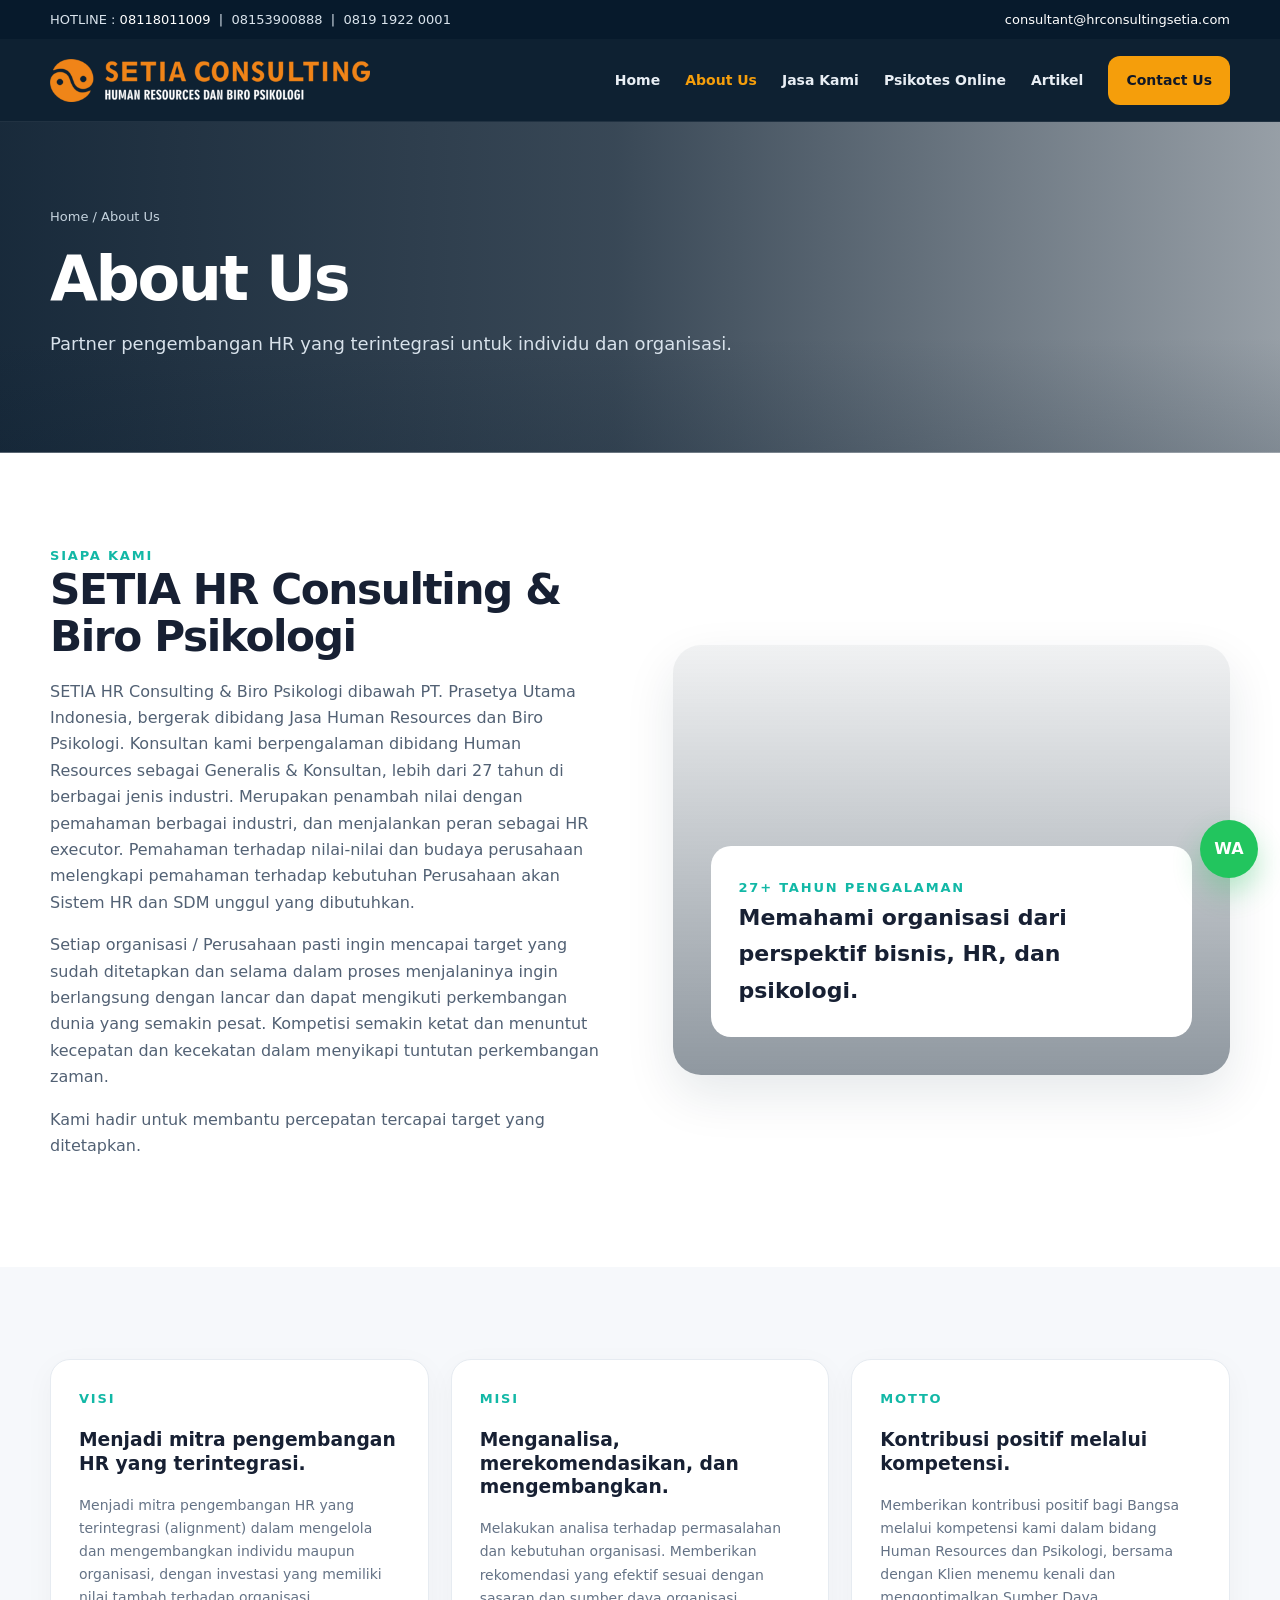
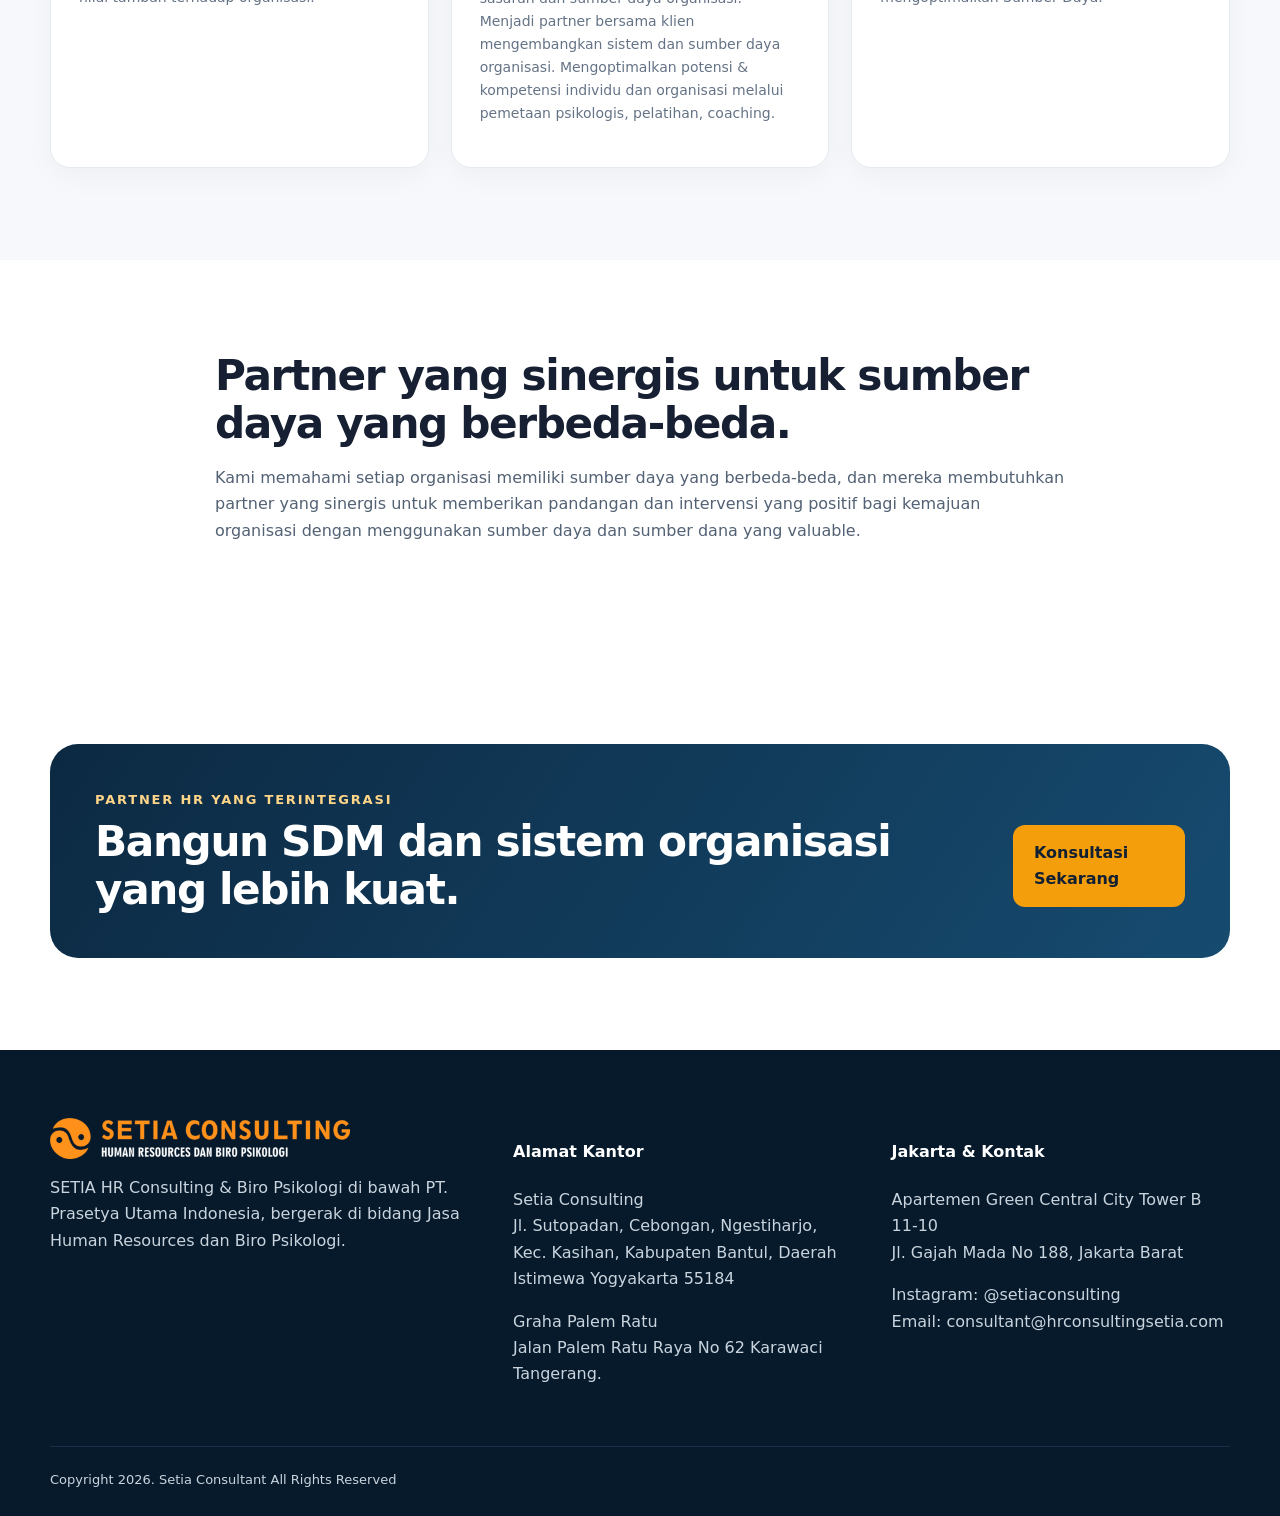
<file: about.html>
<!DOCTYPE html>
<html lang="id"><head><meta charset="utf-8"/><meta content="width=device-width,initial-scale=1" name="viewport"/><title>About Us | SETIA CONSULTANT</title><meta content="Setia Consulting - Human Resources dan Biro Psikologi" name="description"/><link href="assets/css/style.css" rel="stylesheet"/></head><body><div class="topbar"><div class="container"><div>HOTLINE : <a href="tel:+628118011009">08118011009</a>  |  08153900888  |  0819 1922 0001</div><a href="mailto:consultant@hrconsultingsetia.com">consultant@hrconsultingsetia.com</a></div></div><header class="site-header"><div class="container nav"><a class="brand" href="index.html"><img alt="Setia Consulting" src="assets/images/logo-setia.png"/></a><button aria-label="Menu" class="hamb">☰</button><nav class="menu"><a class="" href="index.html">Home</a><a class="active" href="about.html">About Us</a><a class="" href="services.html">Jasa Kami</a><a class="" href="psikotes-online.html">Psikotes Online</a><a class="" href="artikel.html">Artikel</a><a class="cta" href="contact.html">Contact Us</a></nav></div></header><main><section class="page-hero has-photo" style="--page-hero-image:url('https://images.unsplash.com/photo-1521737604893-d14cc237f11d?auto=format&amp;fit=crop&amp;w=1500&amp;q=82');--page-hero-position:center 45%;"><div class="container"><div class="breadcrumbs">Home / About Us</div><h1>About Us</h1><p class="lead">Partner pengembangan HR yang terintegrasi untuk individu dan organisasi.</p></div></section><section class="section"><div class="container split"><div class="content"><div class="kicker">Siapa Kami</div><h2>SETIA HR Consulting &amp; Biro Psikologi</h2><p>SETIA HR Consulting &amp; Biro Psikologi dibawah PT. Prasetya Utama Indonesia, bergerak dibidang Jasa Human Resources dan Biro Psikologi. Konsultan kami berpengalaman dibidang Human Resources sebagai Generalis &amp; Konsultan, lebih dari 27 tahun di berbagai jenis industri. Merupakan penambah nilai dengan pemahaman berbagai industri, dan menjalankan peran sebagai HR executor. Pemahaman terhadap nilai-nilai dan budaya perusahaan melengkapi pemahaman terhadap kebutuhan Perusahaan akan Sistem HR dan SDM unggul yang dibutuhkan.</p><p>Setiap organisasi / Perusahaan pasti ingin mencapai target yang sudah ditetapkan dan selama dalam proses menjalaninya ingin berlangsung dengan lancar dan dapat mengikuti perkembangan dunia yang semakin pesat. Kompetisi semakin ketat dan menuntut kecepatan dan kecekatan dalam menyikapi tuntutan perkembangan zaman.</p><p>Kami hadir untuk membantu percepatan tercapai target yang ditetapkan.</p></div><div class="visual photo-visual" style="--visual-photo:url('https://images.unsplash.com/photo-1556761175-b413da4baf72?auto=format&amp;fit=crop&amp;w=1500&amp;q=82')"><div class="quote"><span class="kicker">27+ Tahun Pengalaman</span><strong>Memahami organisasi dari perspektif bisnis, HR, dan psikologi.</strong></div></div></div></section><section class="section alt"><div class="container grid-3"><article class="card"><div class="kicker">Visi</div><h3>Menjadi mitra pengembangan HR yang terintegrasi.</h3><p>Menjadi mitra pengembangan HR yang terintegrasi (alignment) dalam mengelola dan mengembangkan individu maupun organisasi, dengan investasi yang memiliki nilai tambah terhadap organisasi.</p></article><article class="card"><div class="kicker">Misi</div><h3>Menganalisa, merekomendasikan, dan mengembangkan.</h3><p>Melakukan analisa terhadap permasalahan dan kebutuhan organisasi. Memberikan rekomendasi yang efektif sesuai dengan sasaran dan sumber daya organisasi. Menjadi partner bersama klien mengembangkan sistem dan sumber daya organisasi. Mengoptimalkan potensi &amp; kompetensi individu dan organisasi melalui pemetaan psikologis, pelatihan, coaching.</p></article><article class="card"><div class="kicker">Motto</div><h3>Kontribusi positif melalui kompetensi.</h3><p>Memberikan kontribusi positif bagi Bangsa melalui kompetensi kami dalam bidang Human Resources dan Psikologi, bersama dengan Klien menemu kenali dan mengoptimalkan Sumber Daya.</p></article></div></section><section class="section"><div class="container content"><h2>Partner yang sinergis untuk sumber daya yang berbeda-beda.</h2><p>Kami memahami setiap organisasi memiliki sumber daya yang berbeda-beda, dan mereka membutuhkan partner yang sinergis untuk memberikan pandangan dan intervensi yang positif bagi kemajuan organisasi dengan menggunakan sumber daya dan sumber dana yang valuable.</p></div></section></main><section class="section"><div class="container"><div class="cta-band"><div><div class="kicker" style="color:#ffd688">Partner HR yang terintegrasi</div><h2 style="margin:8px 0 0">Bangun SDM dan sistem organisasi yang lebih kuat.</h2></div><div class="actions"><a class="btn btn-primary" href="contact.html">Konsultasi Sekarang</a></div></div></div></section><footer class="footer"><div class="container"><div class="footer-grid"><div><a class="brand" href="index.html"><img alt="Setia Consulting" src="assets/images/logo-setia.png"/></a><p>SETIA HR Consulting &amp; Biro Psikologi di bawah PT. Prasetya Utama Indonesia, bergerak di bidang Jasa Human Resources dan Biro Psikologi.</p></div><div><h4>Alamat Kantor</h4><p>Setia Consulting<br/>Jl. Sutopadan, Cebongan, Ngestiharjo, Kec. Kasihan, Kabupaten Bantul, Daerah Istimewa Yogyakarta 55184</p><p>Graha Palem Ratu<br/>Jalan Palem Ratu Raya No 62 Karawaci Tangerang.</p></div><div><h4>Jakarta &amp; Kontak</h4><p>Apartemen Green Central City Tower B 11-10<br/>Jl. Gajah Mada No 188, Jakarta Barat</p><p>Instagram: @setiaconsulting<br/>Email: consultant@hrconsultingsetia.com</p></div></div><div class="foot-bottom"><span>Copyright 2026. Setia Consultant All Rights Reserved</span></div></div></footer><a aria-label="WhatsApp" class="floating-wa" href="https://wa.me/628816798938" target="_blank">WA</a><script src="assets/js/main.js"></script></body></html>
</file>
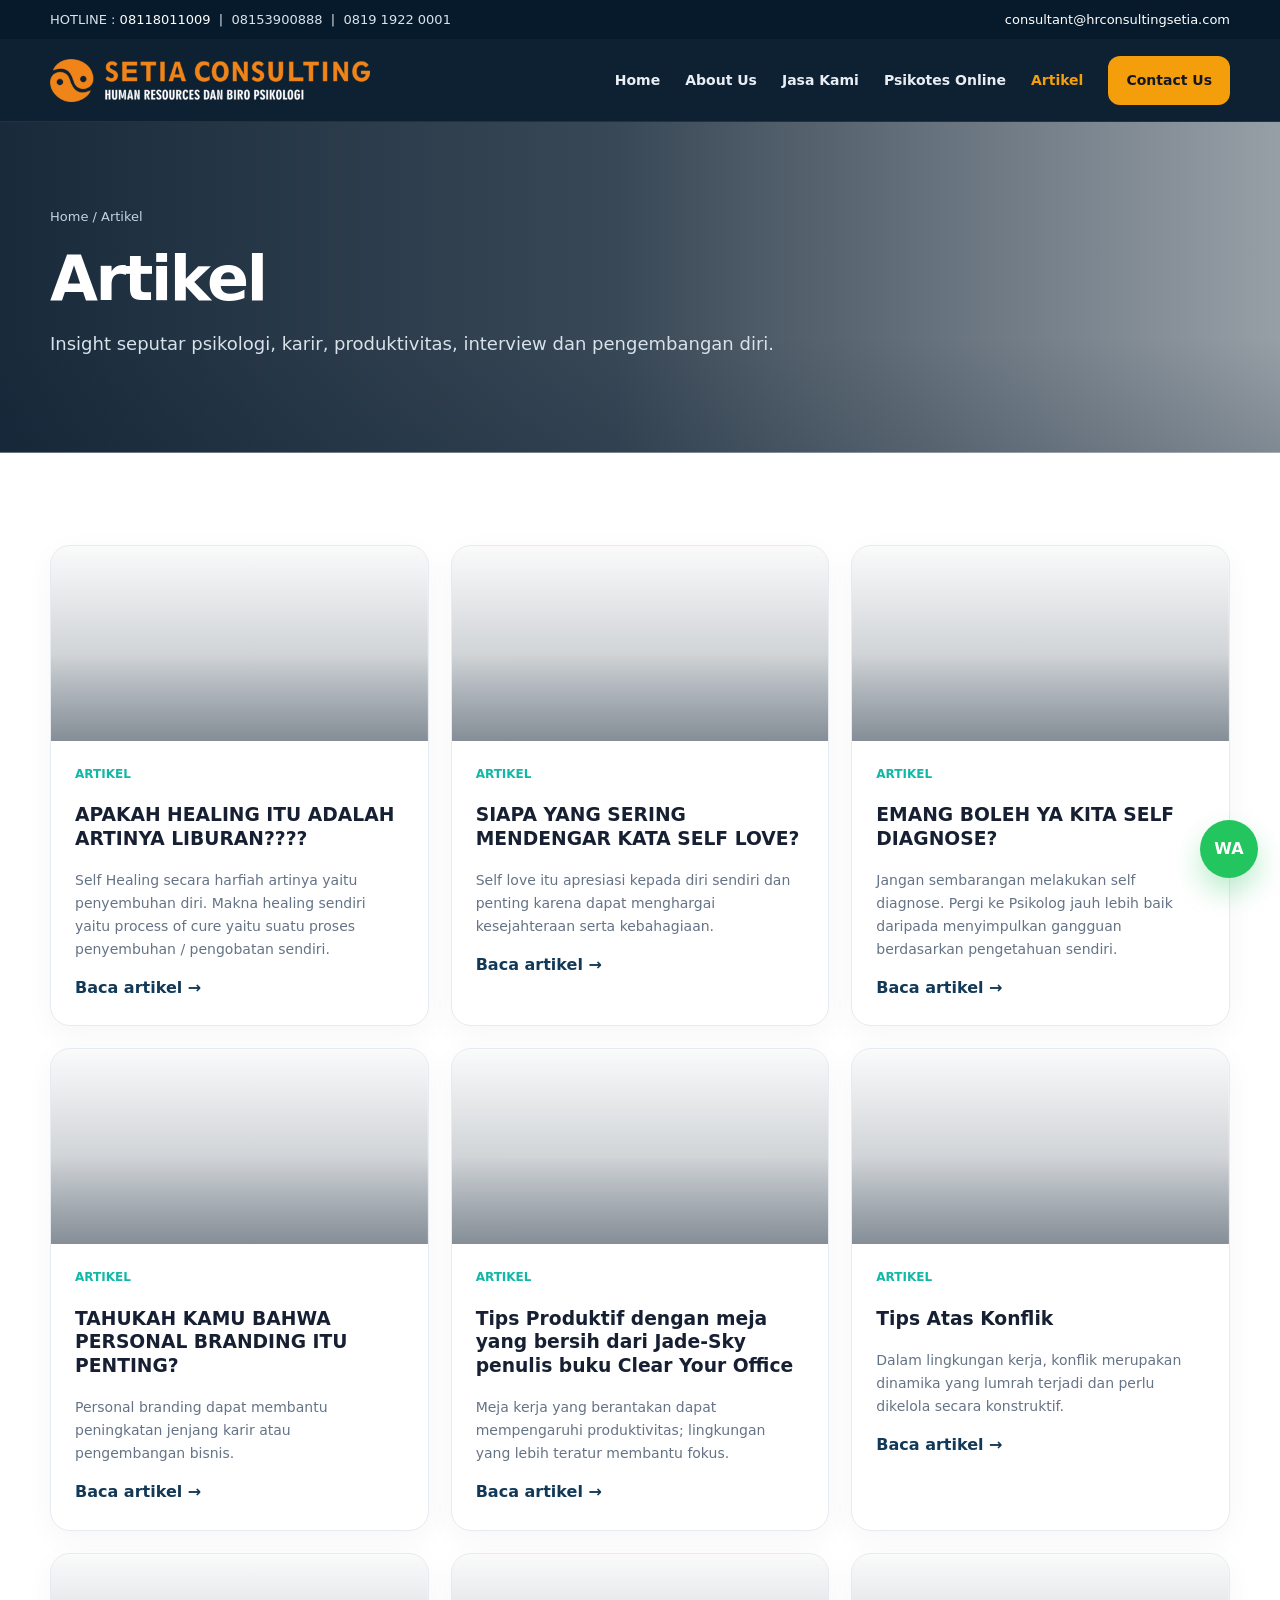
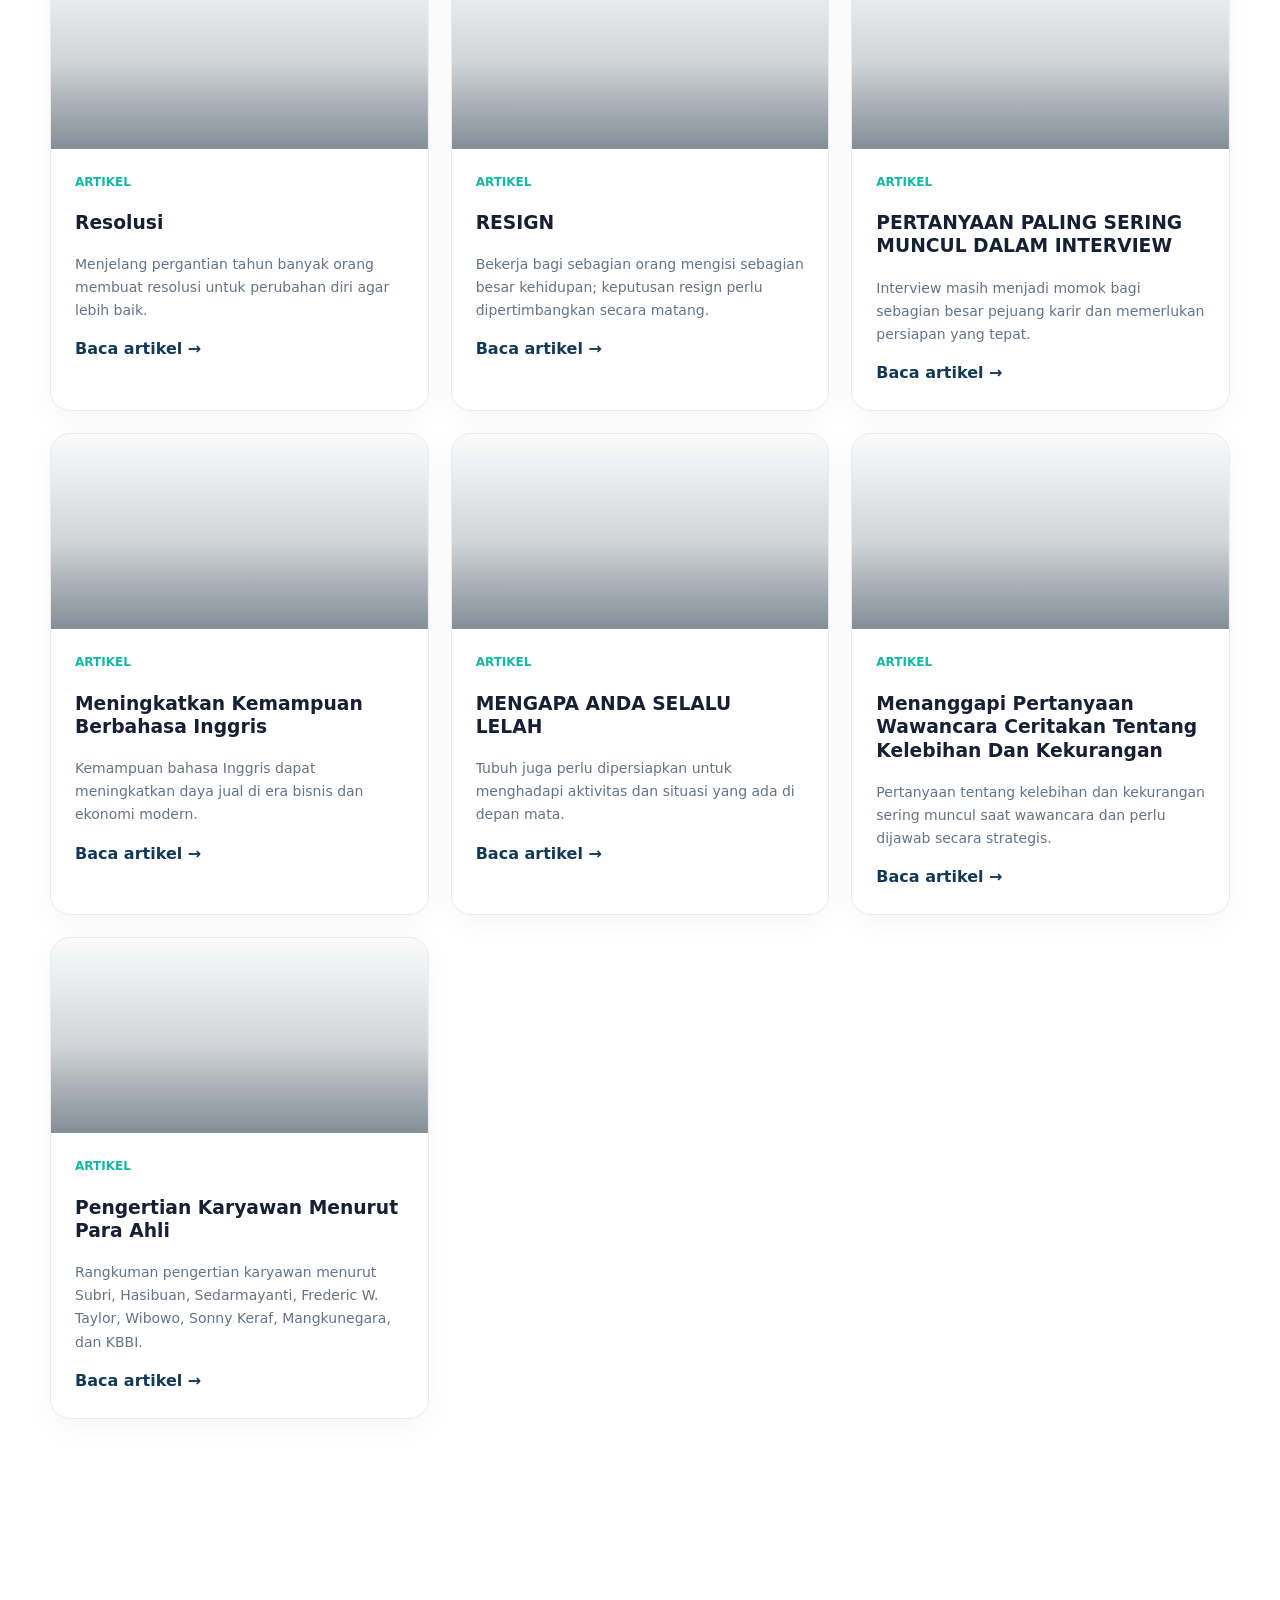
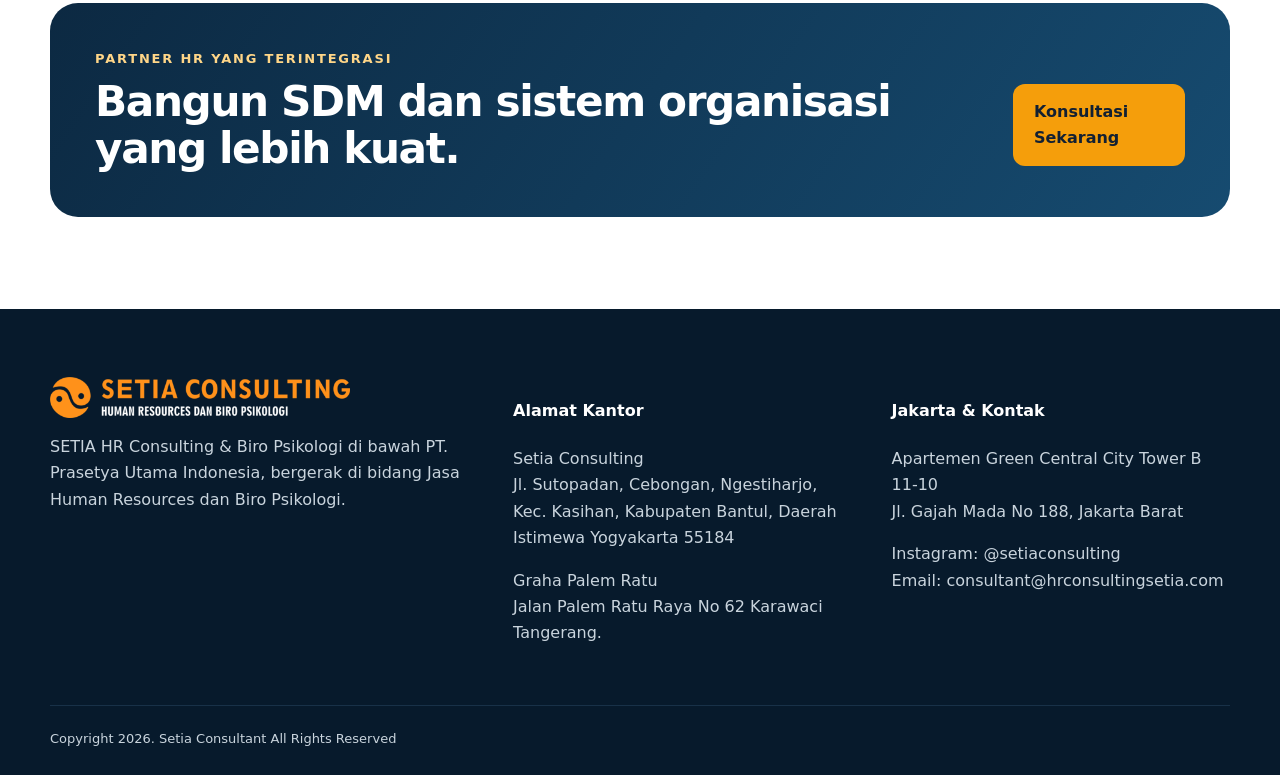
<file: artikel.html>
<!DOCTYPE html>
<html lang="id"><head><meta charset="utf-8"/><meta content="width=device-width,initial-scale=1" name="viewport"/><title>Artikel | SETIA CONSULTANT</title><meta content="Setia Consulting - Human Resources dan Biro Psikologi" name="description"/><link href="assets/css/style.css" rel="stylesheet"/></head><body><div class="topbar"><div class="container"><div>HOTLINE : <a href="tel:+628118011009">08118011009</a>  |  08153900888  |  0819 1922 0001</div><a href="mailto:consultant@hrconsultingsetia.com">consultant@hrconsultingsetia.com</a></div></div><header class="site-header"><div class="container nav"><a class="brand" href="index.html"><img alt="Setia Consulting" src="assets/images/logo-setia.png"/></a><button aria-label="Menu" class="hamb">☰</button><nav class="menu"><a class="" href="index.html">Home</a><a class="" href="about.html">About Us</a><a class="" href="services.html">Jasa Kami</a><a class="" href="psikotes-online.html">Psikotes Online</a><a class="active" href="artikel.html">Artikel</a><a class="cta" href="contact.html">Contact Us</a></nav></div></header><main><section class="page-hero has-photo" style="--page-hero-image:url('https://images.unsplash.com/photo-1499750310107-5fef28a66643?auto=format&amp;fit=crop&amp;w=1500&amp;q=82');--page-hero-position:center 54%;"><div class="container"><div class="breadcrumbs">Home / Artikel</div><h1>Artikel</h1><p class="lead">Insight seputar psikologi, karir, produktivitas, interview dan pengembangan diri.</p></div></section><section class="section"><div class="container"><div class="article-grid"><article class="card article"><div class="cover photo-cover" style="--article-photo:url('https://unsplash.com/photos/aPa843frIzI/download?force=true')"></div><div class="body"><div class="meta">ARTIKEL</div><h3>APAKAH HEALING ITU ADALAH ARTINYA LIBURAN????</h3><p>Self Healing secara harfiah artinya yaitu penyembuhan diri. Makna healing sendiri yaitu process of cure yaitu suatu proses penyembuhan / pengobatan sendiri.</p><span class="link">Baca artikel →</span></div></article><article class="card article"><div class="cover photo-cover" style="--article-photo:url('https://unsplash.com/photos/RqR2pnTpmHA/download?force=true')"></div><div class="body"><div class="meta">ARTIKEL</div><h3>SIAPA YANG SERING MENDENGAR KATA SELF LOVE?</h3><p>Self love itu apresiasi kepada diri sendiri dan penting karena dapat menghargai kesejahteraan serta kebahagiaan.</p><span class="link">Baca artikel →</span></div></article><article class="card article"><div class="cover photo-cover" style="--article-photo:url('https://images.unsplash.com/photo-1434030216411-0b793f4b4173?auto=format&amp;fit=crop&amp;w=1500&amp;q=82')"></div><div class="body"><div class="meta">ARTIKEL</div><h3>EMANG BOLEH YA KITA SELF DIAGNOSE?</h3><p>Jangan sembarangan melakukan self diagnose. Pergi ke Psikolog jauh lebih baik daripada menyimpulkan gangguan berdasarkan pengetahuan sendiri.</p><span class="link">Baca artikel →</span></div></article><article class="card article"><div class="cover photo-cover" style="--article-photo:url('https://images.unsplash.com/photo-1551836022-d5d88e9218df?auto=format&amp;fit=crop&amp;w=1500&amp;q=82')"></div><div class="body"><div class="meta">ARTIKEL</div><h3>TAHUKAH KAMU BAHWA PERSONAL BRANDING ITU PENTING?</h3><p>Personal branding dapat membantu peningkatan jenjang karir atau pengembangan bisnis.</p><span class="link">Baca artikel →</span></div></article><article class="card article"><div class="cover photo-cover" style="--article-photo:url('https://images.unsplash.com/photo-1499750310107-5fef28a66643?auto=format&amp;fit=crop&amp;w=1500&amp;q=82')"></div><div class="body"><div class="meta">ARTIKEL</div><h3>Tips Produktif dengan meja yang bersih dari Jade-Sky penulis buku Clear Your Office</h3><p>Meja kerja yang berantakan dapat mempengaruhi produktivitas; lingkungan yang lebih teratur membantu fokus.</p><span class="link">Baca artikel →</span></div></article><article class="card article"><div class="cover photo-cover" style="--article-photo:url('https://images.unsplash.com/photo-1556761175-b413da4baf72?auto=format&amp;fit=crop&amp;w=1500&amp;q=82')"></div><div class="body"><div class="meta">ARTIKEL</div><h3>Tips Atas Konflik</h3><p>Dalam lingkungan kerja, konflik merupakan dinamika yang lumrah terjadi dan perlu dikelola secara konstruktif.</p><span class="link">Baca artikel →</span></div></article><article class="card article"><div class="cover photo-cover" style="--article-photo:url('https://images.unsplash.com/photo-1454165804606-c3d57bc86b40?auto=format&amp;fit=crop&amp;w=1500&amp;q=82')"></div><div class="body"><div class="meta">ARTIKEL</div><h3>Resolusi</h3><p>Menjelang pergantian tahun banyak orang membuat resolusi untuk perubahan diri agar lebih baik.</p><span class="link">Baca artikel →</span></div></article><article class="card article"><div class="cover photo-cover" style="--article-photo:url('https://images.unsplash.com/photo-1521791136064-7986c2920216?auto=format&amp;fit=crop&amp;w=1500&amp;q=82')"></div><div class="body"><div class="meta">ARTIKEL</div><h3>RESIGN</h3><p>Bekerja bagi sebagian orang mengisi sebagian besar kehidupan; keputusan resign perlu dipertimbangkan secara matang.</p><span class="link">Baca artikel →</span></div></article><article class="card article"><div class="cover photo-cover" style="--article-photo:url('https://unsplash.com/photos/vzfgh3RAPzM/download?force=true')"></div><div class="body"><div class="meta">ARTIKEL</div><h3>PERTANYAAN PALING SERING MUNCUL DALAM INTERVIEW</h3><p>Interview masih menjadi momok bagi sebagian besar pejuang karir dan memerlukan persiapan yang tepat.</p><span class="link">Baca artikel →</span></div></article><article class="card article"><div class="cover photo-cover" style="--article-photo:url('https://images.unsplash.com/photo-1531482615713-2afd69097998?auto=format&amp;fit=crop&amp;w=1500&amp;q=82')"></div><div class="body"><div class="meta">ARTIKEL</div><h3>Meningkatkan Kemampuan Berbahasa Inggris</h3><p>Kemampuan bahasa Inggris dapat meningkatkan daya jual di era bisnis dan ekonomi modern.</p><span class="link">Baca artikel →</span></div></article><article class="card article"><div class="cover photo-cover" style="--article-photo:url('https://images.unsplash.com/photo-1499750310107-5fef28a66643?auto=format&amp;fit=crop&amp;w=1500&amp;q=82')"></div><div class="body"><div class="meta">ARTIKEL</div><h3>MENGAPA ANDA SELALU LELAH</h3><p>Tubuh juga perlu dipersiapkan untuk menghadapi aktivitas dan situasi yang ada di depan mata.</p><span class="link">Baca artikel →</span></div></article><article class="card article"><div class="cover photo-cover" style="--article-photo:url('https://unsplash.com/photos/vzfgh3RAPzM/download?force=true')"></div><div class="body"><div class="meta">ARTIKEL</div><h3>Menanggapi Pertanyaan Wawancara Ceritakan Tentang Kelebihan Dan Kekurangan</h3><p>Pertanyaan tentang kelebihan dan kekurangan sering muncul saat wawancara dan perlu dijawab secara strategis.</p><span class="link">Baca artikel →</span></div></article><article class="card article"><div class="cover photo-cover" style="--article-photo:url('https://images.unsplash.com/photo-1522071820081-009f0129c71c?auto=format&amp;fit=crop&amp;w=1500&amp;q=82')"></div><div class="body"><div class="meta">ARTIKEL</div><h3>Pengertian Karyawan Menurut Para Ahli</h3><p>Rangkuman pengertian karyawan menurut Subri, Hasibuan, Sedarmayanti, Frederic W. Taylor, Wibowo, Sonny Keraf, Mangkunegara, dan KBBI.</p><span class="link">Baca artikel →</span></div></article></div></div></section></main><section class="section"><div class="container"><div class="cta-band"><div><div class="kicker" style="color:#ffd688">Partner HR yang terintegrasi</div><h2 style="margin:8px 0 0">Bangun SDM dan sistem organisasi yang lebih kuat.</h2></div><div class="actions"><a class="btn btn-primary" href="contact.html">Konsultasi Sekarang</a></div></div></div></section><footer class="footer"><div class="container"><div class="footer-grid"><div><a class="brand" href="index.html"><img alt="Setia Consulting" src="assets/images/logo-setia.png"/></a><p>SETIA HR Consulting &amp; Biro Psikologi di bawah PT. Prasetya Utama Indonesia, bergerak di bidang Jasa Human Resources dan Biro Psikologi.</p></div><div><h4>Alamat Kantor</h4><p>Setia Consulting<br/>Jl. Sutopadan, Cebongan, Ngestiharjo, Kec. Kasihan, Kabupaten Bantul, Daerah Istimewa Yogyakarta 55184</p><p>Graha Palem Ratu<br/>Jalan Palem Ratu Raya No 62 Karawaci Tangerang.</p></div><div><h4>Jakarta &amp; Kontak</h4><p>Apartemen Green Central City Tower B 11-10<br/>Jl. Gajah Mada No 188, Jakarta Barat</p><p>Instagram: @setiaconsulting<br/>Email: consultant@hrconsultingsetia.com</p></div></div><div class="foot-bottom"><span>Copyright 2026. Setia Consultant All Rights Reserved</span></div></div></footer><a aria-label="WhatsApp" class="floating-wa" href="https://wa.me/628816798938" target="_blank">WA</a><script src="assets/js/main.js"></script></body></html>
</file>
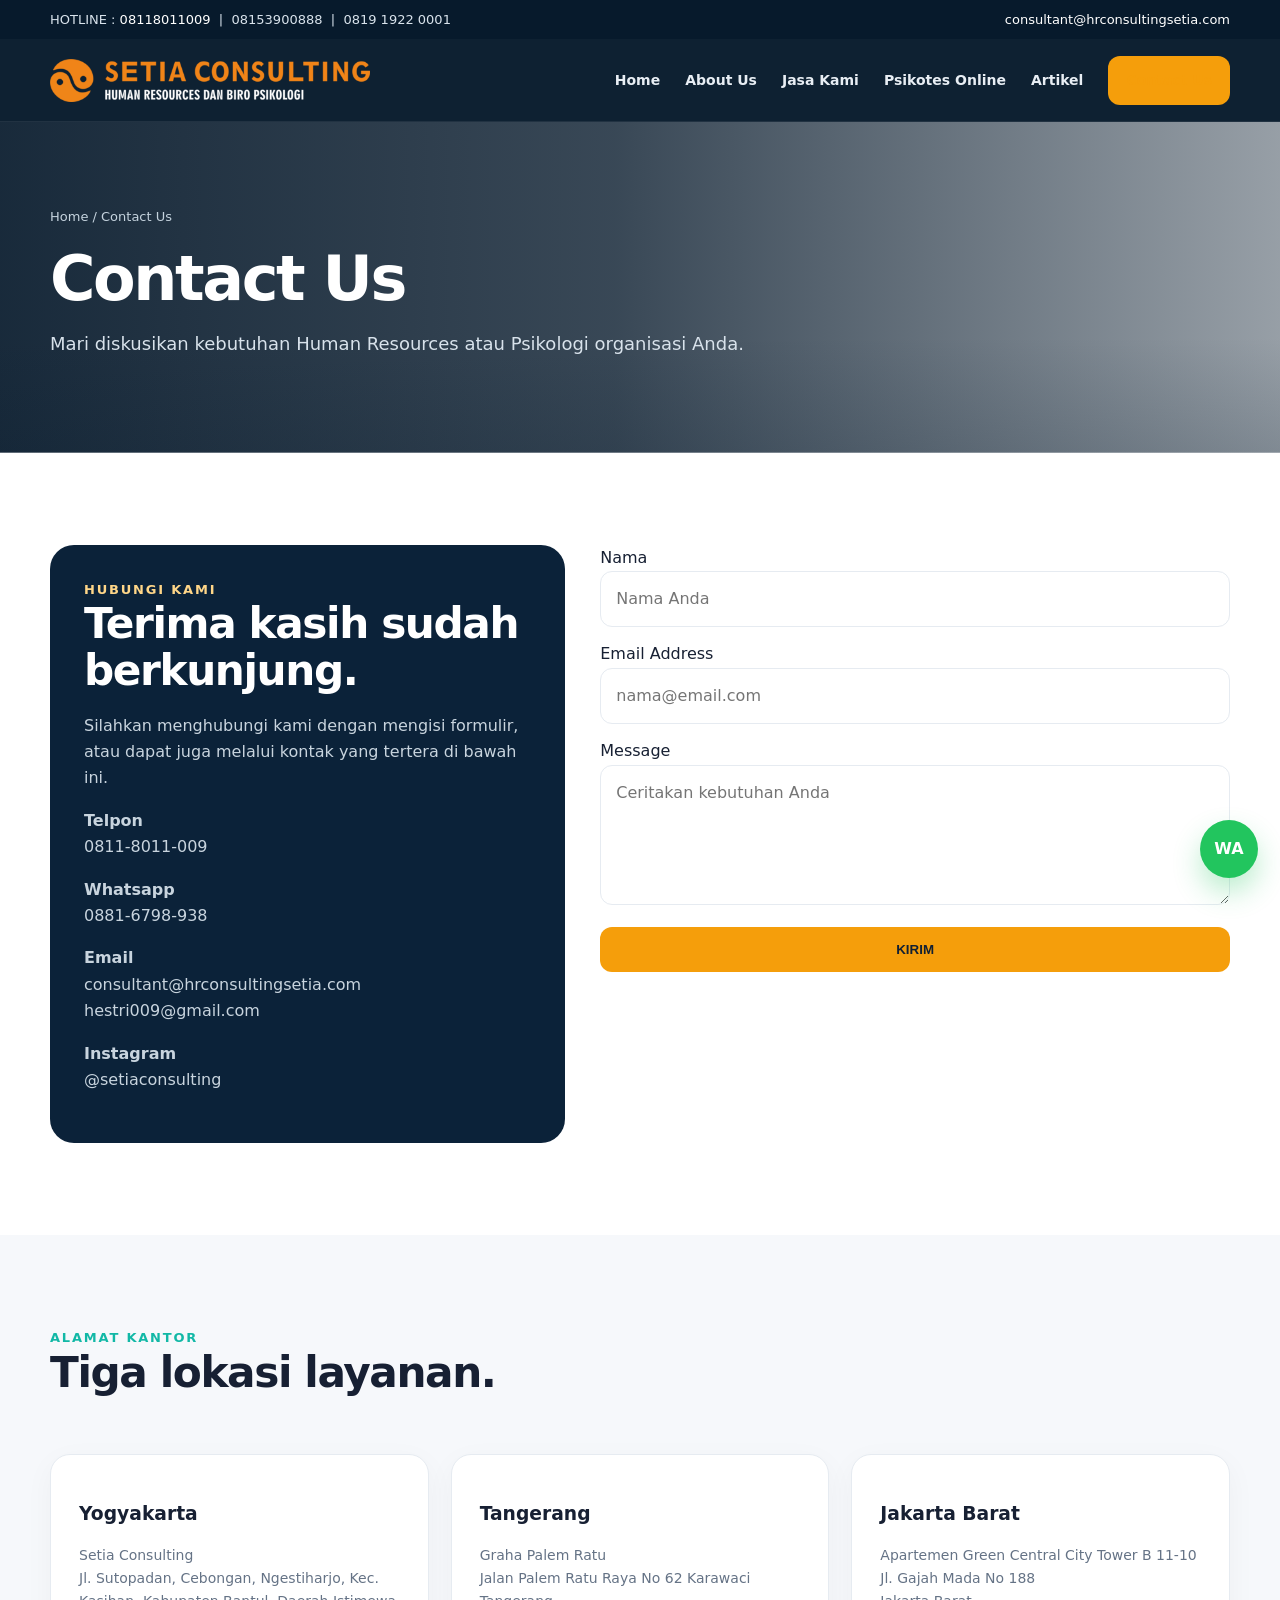
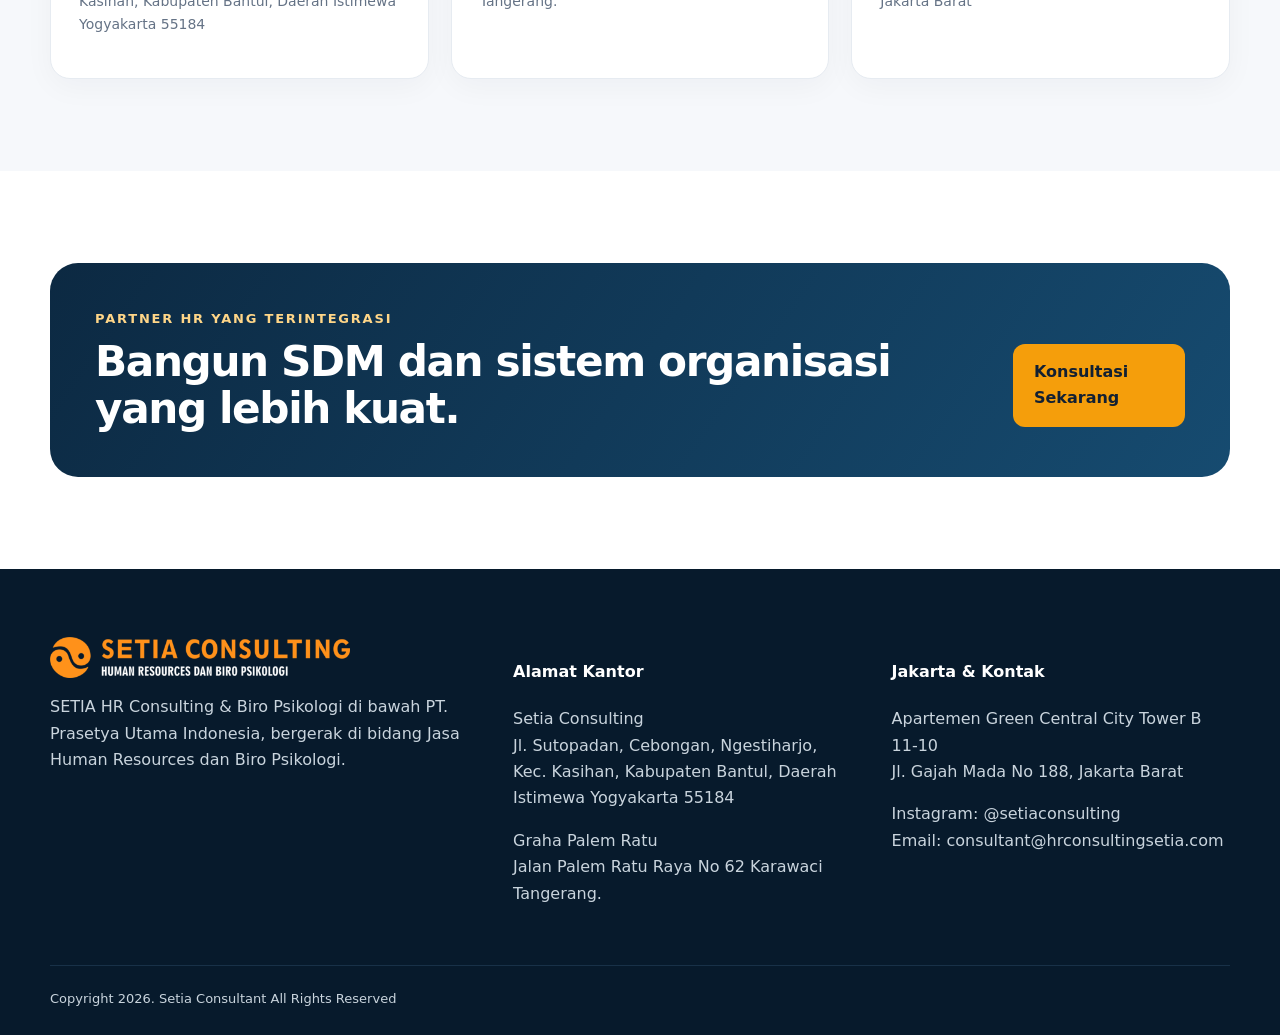
<file: contact.html>
<!DOCTYPE html>
<html lang="id"><head><meta charset="utf-8"/><meta content="width=device-width,initial-scale=1" name="viewport"/><title>Contact Us | SETIA CONSULTANT</title><meta content="Setia Consulting - Human Resources dan Biro Psikologi" name="description"/><link href="assets/css/style.css" rel="stylesheet"/></head><body><div class="topbar"><div class="container"><div>HOTLINE : <a href="tel:+628118011009">08118011009</a>  |  08153900888  |  0819 1922 0001</div><a href="mailto:consultant@hrconsultingsetia.com">consultant@hrconsultingsetia.com</a></div></div><header class="site-header"><div class="container nav"><a class="brand" href="index.html"><img alt="Setia Consulting" src="assets/images/logo-setia.png"/></a><button aria-label="Menu" class="hamb">☰</button><nav class="menu"><a class="" href="index.html">Home</a><a class="" href="about.html">About Us</a><a class="" href="services.html">Jasa Kami</a><a class="" href="psikotes-online.html">Psikotes Online</a><a class="" href="artikel.html">Artikel</a><a class="cta active" href="contact.html">Contact Us</a></nav></div></header><main><section class="page-hero has-photo" style="--page-hero-image:url('https://images.unsplash.com/photo-1521791136064-7986c2920216?auto=format&amp;fit=crop&amp;w=1500&amp;q=82');--page-hero-position:center 48%;"><div class="container"><div class="breadcrumbs">Home / Contact Us</div><h1>Contact Us</h1><p class="lead">Mari diskusikan kebutuhan Human Resources atau Psikologi organisasi Anda.</p></div></section><section class="section"><div class="container contact-grid"><div class="contact-box"><div class="kicker" style="color:#ffd688">Hubungi Kami</div><h2>Terima kasih sudah berkunjung.</h2><p>Silahkan menghubungi kami dengan mengisi formulir, atau dapat juga melalui kontak yang tertera di bawah ini.</p><p><strong>Telpon</strong><br/>0811-8011-009</p><p><strong>Whatsapp</strong><br/>0881-6798-938</p><p><strong>Email</strong><br/>consultant@hrconsultingsetia.com<br/>hestri009@gmail.com</p><p><strong>Instagram</strong><br/>@setiaconsulting</p></div><div><form class="form" onsubmit="event.preventDefault();alert('Form demo. Hubungkan ke backend/form service saat website dipublikasikan.');"><label>Nama<input placeholder="Nama Anda" required="" type="text"/></label><label>Email Address<input placeholder="nama@email.com" required="" type="email"/></label><label>Message<textarea placeholder="Ceritakan kebutuhan Anda" required=""></textarea></label><button class="btn btn-primary" type="submit">KIRIM</button></form></div></div></section><section class="section alt"><div class="container"><div class="section-head"><div><div class="kicker">Alamat Kantor</div><h2>Tiga lokasi layanan.</h2></div></div><div class="grid-3"><div class="card"><h3>Yogyakarta</h3><p>Setia Consulting<br/>Jl. Sutopadan, Cebongan, Ngestiharjo, Kec. Kasihan, Kabupaten Bantul, Daerah Istimewa Yogyakarta 55184</p></div><div class="card"><h3>Tangerang</h3><p>Graha Palem Ratu<br/>Jalan Palem Ratu Raya No 62 Karawaci Tangerang.</p></div><div class="card"><h3>Jakarta Barat</h3><p>Apartemen Green Central City Tower B 11-10<br/>Jl. Gajah Mada No 188<br/>Jakarta Barat</p></div></div></div></section></main><section class="section"><div class="container"><div class="cta-band"><div><div class="kicker" style="color:#ffd688">Partner HR yang terintegrasi</div><h2 style="margin:8px 0 0">Bangun SDM dan sistem organisasi yang lebih kuat.</h2></div><div class="actions"><a class="btn btn-primary" href="contact.html">Konsultasi Sekarang</a></div></div></div></section><footer class="footer"><div class="container"><div class="footer-grid"><div><a class="brand" href="index.html"><img alt="Setia Consulting" src="assets/images/logo-setia.png"/></a><p>SETIA HR Consulting &amp; Biro Psikologi di bawah PT. Prasetya Utama Indonesia, bergerak di bidang Jasa Human Resources dan Biro Psikologi.</p></div><div><h4>Alamat Kantor</h4><p>Setia Consulting<br/>Jl. Sutopadan, Cebongan, Ngestiharjo, Kec. Kasihan, Kabupaten Bantul, Daerah Istimewa Yogyakarta 55184</p><p>Graha Palem Ratu<br/>Jalan Palem Ratu Raya No 62 Karawaci Tangerang.</p></div><div><h4>Jakarta &amp; Kontak</h4><p>Apartemen Green Central City Tower B 11-10<br/>Jl. Gajah Mada No 188, Jakarta Barat</p><p>Instagram: @setiaconsulting<br/>Email: consultant@hrconsultingsetia.com</p></div></div><div class="foot-bottom"><span>Copyright 2026. Setia Consultant All Rights Reserved</span></div></div></footer><a aria-label="WhatsApp" class="floating-wa" href="https://wa.me/628816798938" target="_blank">WA</a><script src="assets/js/main.js"></script></body></html>
</file>
<file: assets/css/style.css>
:root{--navy:#0b2239;--navy2:#123a58;--orange:#f59e0b;--teal:#12b8a6;--ink:#172033;--muted:#657386;--bg:#f6f8fb;--line:#e6ebf1;--white:#fff;--shadow:0 20px 50px rgba(10,35,58,.10)}*{box-sizing:border-box}html{scroll-behavior:smooth}body{margin:0;font-family:Inter,ui-sans-serif,system-ui,-apple-system,BlinkMacSystemFont,"Segoe UI",sans-serif;color:var(--ink);background:#fff;line-height:1.65}a{text-decoration:none;color:inherit}img{max-width:100%;display:block}.container{width:min(1180px,calc(100% - 40px));margin:auto}.topbar{background:#071a2c;color:#d9e3ec;font-size:13px}.topbar .container{display:flex;justify-content:space-between;gap:20px;padding:9px 0}.topbar a{color:#fff}.site-header{position:sticky;top:0;z-index:50;background:rgba(7,26,44,.97);backdrop-filter:blur(18px);border-bottom:1px solid rgba(255,255,255,.08)}.nav{height:82px;display:flex;align-items:center;justify-content:space-between}.brand img{width:320px;max-height:56px}.menu{display:flex;align-items:center;gap:25px;font-weight:700;font-size:14px;color:#e8eef4}.menu a{position:relative;padding:28px 0}.menu a:hover,.menu a.active{color:var(--orange)}.menu .cta{background:var(--orange);color:#111827;padding:13px 18px;border-radius:12px}.menu .cta:hover{color:#111827;transform:translateY(-1px)}.hamb{display:none;background:none;border:0;font-size:28px;color:#fff}.hero{position:relative;overflow:hidden;background:var(--navy);color:#fff}.hero .wrap{min-height:650px;display:grid;grid-template-columns:1.05fr .95fr;align-items:center;gap:45px}.hero-art{align-self:stretch;background:#153a55;border-radius:42px 0 0 42px;min-height:530px;margin-right:-9vw}.eyebrow{display:inline-flex;align-items:center;gap:10px;color:#ffd688;font-size:13px;text-transform:uppercase;letter-spacing:2px;font-weight:800}.eyebrow:before{content:"";width:28px;height:2px;background:var(--orange)}h1{font-size:clamp(43px,5.3vw,72px);line-height:1.05;letter-spacing:-2.4px;margin:18px 0 22px}h2{font-size:clamp(30px,3.3vw,48px);line-height:1.12;letter-spacing:-1.4px;margin:0 0 18px}h3{line-height:1.25}.lead{font-size:18px;color:#d8e2eb;max-width:650px}.actions{display:flex;gap:14px;flex-wrap:wrap;margin-top:30px}.btn{display:inline-flex;align-items:center;justify-content:center;padding:14px 20px;border-radius:12px;font-weight:800;border:1px solid transparent;transition:.2s}.btn-primary{background:var(--orange);color:#122033}.btn-primary:hover{transform:translateY(-2px);box-shadow:0 12px 24px rgba(245,158,11,.25)}.btn-ghost{border-color:#6d8192;color:#fff}.stats{display:grid;grid-template-columns:repeat(3,1fr);gap:15px;margin-top:36px}.stat{padding:17px;border:1px solid rgba(255,255,255,.13);border-radius:16px;background:rgba(255,255,255,.05)}.stat strong{font-size:24px;color:#fff;display:block}.stat span{font-size:12px;color:#aebdcc}.section{padding:92px 0}.section.alt{background:var(--bg)}.section-head{display:flex;justify-content:space-between;gap:40px;align-items:end;margin-bottom:40px}.section-head p{max-width:590px;color:var(--muted)}.kicker{color:var(--teal);font-weight:900;font-size:13px;letter-spacing:1.8px;text-transform:uppercase}.grid-3{display:grid;grid-template-columns:repeat(3,1fr);gap:22px}.grid-4{display:grid;grid-template-columns:repeat(4,1fr);gap:18px}.card{background:#fff;border:1px solid var(--line);border-radius:20px;padding:28px;box-shadow:0 8px 30px rgba(10,35,58,.04);transition:.25s}.card:hover{transform:translateY(-5px);box-shadow:var(--shadow)}.icon{width:50px;height:50px;border-radius:15px;display:grid;place-items:center;background:#fff4df;color:#a95d00;font-size:23px;font-weight:900;margin-bottom:22px}.card p{color:var(--muted);font-size:14px}.link{color:var(--navy2);font-weight:800}.split{display:grid;grid-template-columns:1fr 1fr;gap:65px;align-items:center}.visual{background:linear-gradient(145deg,#0d2d49,#174d70);border-radius:28px;min-height:430px;position:relative;overflow:hidden;box-shadow:var(--shadow)}.visual:after{content:"";position:absolute;width:250px;height:250px;border-radius:50%;background:var(--orange);filter:blur(0);opacity:.92;right:-80px;top:-80px}.visual .quote{position:absolute;left:38px;right:38px;bottom:38px;background:#fff;padding:28px;border-radius:20px;z-index:2}.visual .quote strong{display:block;font-size:22px}.checks{display:grid;gap:14px;margin-top:25px}.check{display:flex;gap:12px}.check b{width:26px;height:26px;flex:0 0 26px;border-radius:50%;background:#dff7f3;color:#078979;display:grid;place-items:center}.projects{display:grid;grid-template-columns:repeat(3,1fr);gap:18px}.project{min-height:210px;border-radius:22px;padding:28px;color:#fff;display:flex;align-items:flex-end;background:linear-gradient(150deg,#123a58,#0b2239);position:relative;overflow:hidden}.project:before{content:"";position:absolute;width:150px;height:150px;border:1px solid rgba(255,255,255,.15);border-radius:50%;right:-30px;top:-35px}.project:nth-child(2n){background:linear-gradient(150deg,#116b64,#0b3c46)}.project:nth-child(3n){background:linear-gradient(150deg,#7b4d06,#182b3b)}.project h3{position:relative;margin:0}.clients{display:grid;grid-template-columns:repeat(5,1fr);gap:14px}.client{min-height:120px;border:1px solid var(--line);border-radius:16px;display:grid;place-items:center;padding:16px;background:#fff;text-align:center;font-weight:900;color:#475569;overflow:hidden}.client img{width:100%;height:82px;object-fit:contain;display:block;transition:transform .25s ease}.client:hover img{transform:scale(1.04)}.client-fallback{font-size:13px;font-weight:900;color:#475569;text-align:center;line-height:1.3}.page-hero{background:linear-gradient(125deg,#0a2238,#174c70);color:#fff;padding:84px 0 76px}.page-hero h1{font-size:clamp(40px,5vw,62px);margin-bottom:12px}.breadcrumbs{font-size:13px;color:#c5d3de}.content{max-width:850px}.content p,.content li{color:#526174}.content h2,.content h3{color:var(--ink)}.content h3{margin-top:35px}.service-list{display:grid;grid-template-columns:repeat(2,1fr);gap:18px}.service-list .card{height:100%}.number{font-size:12px;font-weight:900;color:var(--teal);letter-spacing:1.4px}.article-grid{display:grid;grid-template-columns:repeat(3,1fr);gap:22px}.article{overflow:hidden;padding:0}.article .cover{height:160px;background:linear-gradient(145deg,#153d5a,#0d263b);position:relative}.article .cover:after{content:"";position:absolute;inset:25px;border:1px solid rgba(255,255,255,.14);border-radius:18px}.article .body{padding:24px}.article .meta{font-size:12px;color:var(--teal);font-weight:900}.steps{counter-reset:item;display:grid;gap:14px;margin:28px 0}.step{display:flex;gap:16px;padding:18px;border-radius:16px;border:1px solid var(--line);background:#fff}.step:before{counter-increment:item;content:counter(item);width:34px;height:34px;border-radius:11px;background:var(--navy);color:#fff;display:grid;place-items:center;flex:0 0 34px;font-weight:900}.contact-grid{display:grid;grid-template-columns:.9fr 1.1fr;gap:35px}.contact-box{background:var(--navy);color:#fff;padding:34px;border-radius:24px}.contact-box p{color:#c8d4de}.form{display:grid;gap:14px}.form input,.form textarea{width:100%;border:1px solid var(--line);border-radius:12px;padding:14px 15px;font:inherit}.form textarea{min-height:140px}.cta-band{background:linear-gradient(125deg,#0c2942,#164b70);color:#fff;border-radius:28px;padding:45px;display:flex;align-items:center;justify-content:space-between;gap:30px}.footer{background:#071a2c;color:#c9d4dd;padding:68px 0 26px}.footer-grid{display:grid;grid-template-columns:1.25fr 1fr 1fr;gap:40px}.footer h4{color:#fff}.footer .brand img{filter:brightness(1.1);max-width:300px}.foot-bottom{border-top:1px solid #183148;margin-top:42px;padding-top:22px;font-size:13px;display:flex;justify-content:space-between}.floating-wa{position:fixed;right:22px;bottom:22px;width:58px;height:58px;border-radius:50%;background:#22c55e;color:#fff;display:grid;place-items:center;font-weight:900;box-shadow:0 14px 28px rgba(34,197,94,.3);z-index:80}
@media(max-width:980px){.menu{display:none;position:absolute;top:82px;left:0;right:0;background:#071a2c;padding:20px 24px;flex-direction:column;align-items:flex-start;box-shadow:var(--shadow)}.menu.open{display:flex}.menu a{padding:8px 0}.hamb{display:block}.hero .wrap,.split,.contact-grid{grid-template-columns:1fr}.hero-art{margin:0 -20px;border-radius:30px 30px 0 0;min-height:360px}.hero .wrap{padding-top:55px}.grid-4{grid-template-columns:repeat(2,1fr)}.grid-3,.projects,.article-grid{grid-template-columns:repeat(2,1fr)}.clients{grid-template-columns:repeat(3,1fr)}.footer-grid{grid-template-columns:1fr 1fr}.service-list{grid-template-columns:1fr}}
@media(max-width:640px){.topbar .container{display:block;text-align:center}.brand img{width:250px}.hero .wrap{min-height:auto}.stats,.grid-3,.grid-4,.projects,.article-grid,.clients,.footer-grid{grid-template-columns:1fr}.section{padding:68px 0}.section-head{display:block}.cta-band{display:block}.cta-band .actions{margin-top:20px}.foot-bottom{display:block}.page-hero{padding:60px 0}.hero-art{min-height:280px}}


/* === Photographic upgrade 2026 === */
.hero-art.hero-photo{position:relative;background-image:linear-gradient(180deg,rgba(7,26,44,.08),rgba(7,26,44,.22)),var(--hero-photo);background-size:cover;background-position:center;box-shadow:0 30px 70px rgba(0,0,0,.22)}
.hero-art.hero-photo:before{content:"";position:absolute;inset:0;background:linear-gradient(90deg,rgba(11,34,57,.32),transparent 40%);pointer-events:none}
.page-hero.has-photo{position:relative;isolation:isolate;background-image:linear-gradient(90deg,rgba(7,26,44,.93) 0%,rgba(7,26,44,.80) 48%,rgba(7,26,44,.42) 100%),var(--page-hero-image);background-size:cover;background-position:var(--page-hero-position,center);overflow:hidden}
.page-hero.has-photo:after{content:"";position:absolute;inset:0;z-index:-1;background:linear-gradient(180deg,transparent 65%,rgba(7,26,44,.16))}
.page-hero.has-photo .container{position:relative;z-index:1}
.page-hero.has-photo .lead{max-width:760px}
.service-photo-card{padding:0!important;overflow:hidden;display:flex;flex-direction:column}
.service-photo-wrap{height:165px;overflow:hidden;background:#dce5ec;position:relative}
.service-photo-wrap:after{content:"";position:absolute;inset:0;background:linear-gradient(180deg,transparent 55%,rgba(7,26,44,.18));pointer-events:none}
.service-photo{width:100%;height:100%;object-fit:cover;object-position:center;transition:transform .45s ease}
.service-photo-card:hover .service-photo{transform:scale(1.045)}
.service-card-body{padding:25px 27px 27px;flex:1}
.service-card-body .icon{margin-top:-46px;position:relative;z-index:2;border:4px solid #fff;box-sizing:content-box;box-shadow:0 7px 18px rgba(10,35,58,.12)}
.service-list.photo-service-list{grid-template-columns:repeat(2,1fr)}
.photo-visual{background-image:linear-gradient(180deg,rgba(7,26,44,.06),rgba(7,26,44,.45)),var(--visual-photo)!important;background-size:cover!important;background-position:center!important}
.photo-visual:after{display:none!important}
.photo-project{background-image:linear-gradient(180deg,rgba(7,26,44,.12),rgba(7,26,44,.88)),var(--project-photo)!important;background-size:cover!important;background-position:center!important;min-height:245px}
.photo-project:before{display:none}
.image-collage{position:relative;min-height:470px}
.image-collage img{object-fit:cover;box-shadow:var(--shadow)}
.collage-main{width:86%;height:390px;border-radius:28px}
.collage-small{position:absolute;right:0;bottom:0;width:52%;height:235px;border-radius:24px;border:7px solid var(--bg)}
.feature-image{width:100%;height:470px;object-fit:cover;border-radius:28px;box-shadow:var(--shadow)}
.online-test-visual{position:relative}
.online-test-visual .feature-image{height:570px;object-position:center}
.photo-badge{position:absolute;left:24px;right:24px;bottom:24px;background:rgba(7,26,44,.93);color:#fff;padding:16px 18px;border-radius:15px;font-weight:800;box-shadow:0 10px 30px rgba(0,0,0,.2)}
.content-photo-strip{display:grid;grid-template-columns:1.15fr .85fr;gap:18px;margin:36px 0 42px}
.content-photo{width:100%;height:285px;object-fit:cover;border-radius:22px;box-shadow:0 16px 35px rgba(10,35,58,.10)}
.content-photo:nth-child(2){margin-top:34px}
.article .cover.photo-cover{background-image:linear-gradient(180deg,rgba(7,26,44,.02),rgba(7,26,44,.32)),var(--article-photo);background-size:cover;background-position:center;height:195px}
.article .cover.photo-cover:after{inset:0;border:0;border-radius:0;background:linear-gradient(180deg,transparent 55%,rgba(7,26,44,.25))}
@media(max-width:980px){.image-collage{min-height:420px}.collage-main{height:350px}.feature-image{height:400px}.online-test-visual .feature-image{height:420px}.content-photo-strip{grid-template-columns:1fr 1fr}.content-photo{height:240px}}
@media(max-width:640px){.service-photo-wrap{height:190px}.image-collage{min-height:350px}.collage-main{width:92%;height:285px}.collage-small{width:55%;height:185px}.feature-image{height:320px}.online-test-visual .feature-image{height:340px}.content-photo-strip{grid-template-columns:1fr}.content-photo{height:230px}.content-photo:nth-child(2){margin-top:0}.page-hero.has-photo{background-image:linear-gradient(90deg,rgba(7,26,44,.92),rgba(7,26,44,.72)),var(--page-hero-image)}}
</file>
